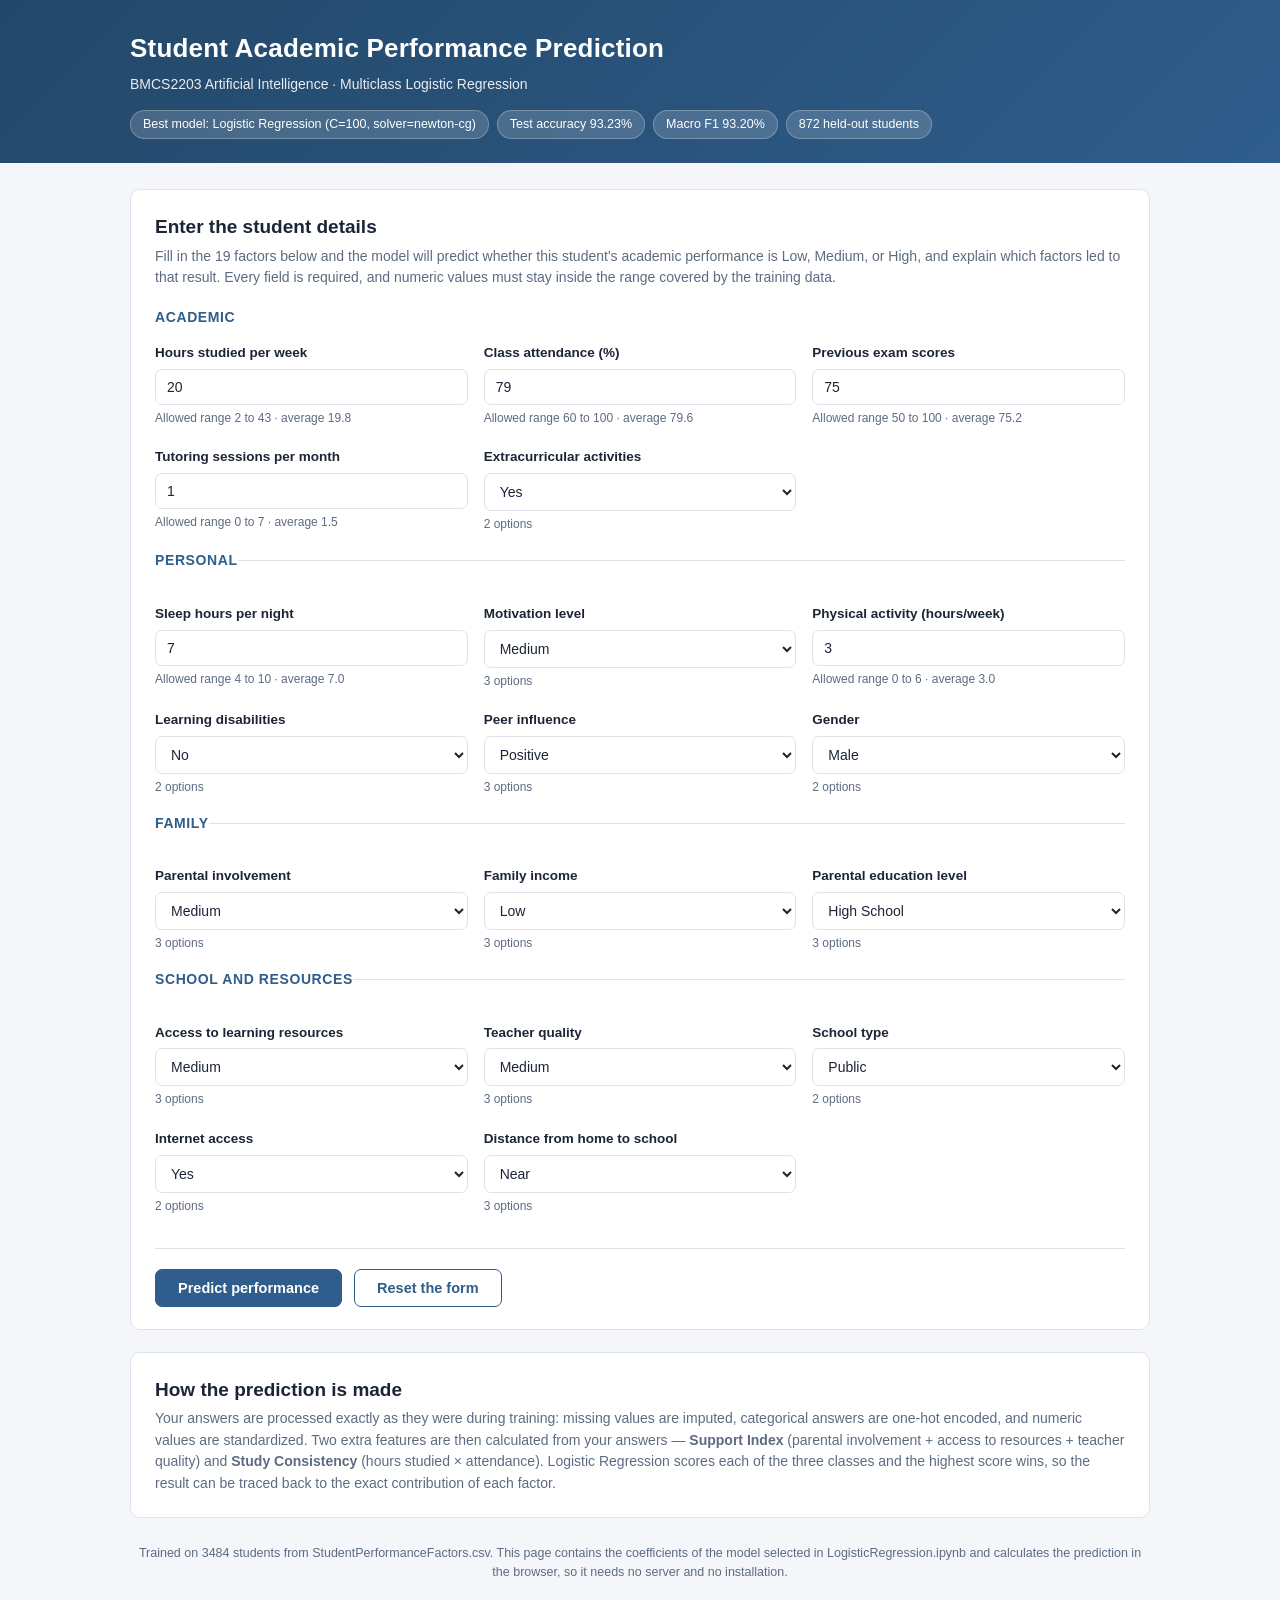
<file: predictor.html>
<!DOCTYPE html>
<html lang="en">
<head>
<meta charset="utf-8">
<meta name="viewport" content="width=device-width, initial-scale=1">
<title>Student Academic Performance Prediction</title>
<style>

/* Student Academic Performance Prediction - interface styles */

:root {
    --page: #f4f6fa;
    --card: #ffffff;
    --ink: #1c2536;
    --muted: #5d6b82;
    --line: #dde3ed;
    --brand: #2f5d8c;
    --brand-dark: #234869;
    --good: #2f855a;
    --good-soft: #d6f0e2;
    --warn: #b7791f;
    --bad: #b03a3a;
    --bad-soft: #fadfdf;
    --low: #d97706;
    --medium: #2f6fb0;
    --high: #2f855a;
    --radius: 10px;
}

* {
    box-sizing: border-box;
}

body {
    margin: 0;
    padding: 0 0 60px;
    background: var(--page);
    color: var(--ink);
    font-family: "Segoe UI", Roboto, "Helvetica Neue", Arial, sans-serif;
    line-height: 1.55;
}

.page {
    max-width: 1060px;
    margin: 0 auto;
    padding: 0 20px;
}

/* ---------- header ---------- */

.masthead {
    background: linear-gradient(135deg, var(--brand-dark), var(--brand));
    color: #ffffff;
    padding: 28px 0 24px;
    margin-bottom: 26px;
}

.masthead h1 {
    margin: 0 0 6px;
    font-size: 26px;
    letter-spacing: 0.2px;
}

.masthead p {
    margin: 0;
    opacity: 0.9;
    font-size: 14px;
}

.badges {
    margin-top: 14px;
    display: flex;
    flex-wrap: wrap;
    gap: 8px;
}

.badge {
    background: rgba(255, 255, 255, 0.16);
    border: 1px solid rgba(255, 255, 255, 0.25);
    border-radius: 999px;
    padding: 4px 12px;
    font-size: 12.5px;
}

/* ---------- cards ---------- */

.card {
    background: var(--card);
    border: 1px solid var(--line);
    border-radius: var(--radius);
    padding: 22px 24px;
    margin-bottom: 22px;
}

.card h2 {
    margin: 0 0 4px;
    font-size: 19px;
}

.card h3 {
    margin: 22px 0 10px;
    font-size: 16px;
}

.card .lead {
    margin: 0 0 18px;
    color: var(--muted);
    font-size: 14px;
}

.notice {
    background: #fff8e6;
    border: 1px solid #f0dca8;
    border-radius: var(--radius);
    padding: 12px 16px;
    margin-bottom: 20px;
    font-size: 14px;
}

/* ---------- form ---------- */

fieldset {
    border: none;
    border-top: 1px solid var(--line);
    margin: 0 0 8px;
    padding: 18px 0 4px;
}

fieldset:first-of-type {
    border-top: none;
    padding-top: 0;
}

legend {
    font-weight: 600;
    font-size: 14px;
    color: var(--brand);
    text-transform: uppercase;
    letter-spacing: 0.6px;
    padding: 0;
}

.grid {
    display: grid;
    grid-template-columns: repeat(auto-fit, minmax(250px, 1fr));
    gap: 16px;
    margin-top: 14px;
}

.field label {
    display: block;
    font-size: 13.5px;
    font-weight: 600;
    margin-bottom: 5px;
}

.field input,
.field select {
    width: 100%;
    padding: 9px 11px;
    border: 1px solid var(--line);
    border-radius: 7px;
    font-size: 14px;
    font-family: inherit;
    background: #fff;
    color: var(--ink);
}

.field input:focus,
.field select:focus {
    outline: 2px solid var(--brand);
    outline-offset: 1px;
    border-color: var(--brand);
}

.field .hint {
    display: block;
    margin-top: 4px;
    font-size: 12px;
    color: var(--muted);
}

.field.has-error input,
.field.has-error select {
    border-color: var(--bad);
    background: #fff7f7;
}

.field .error {
    display: block;
    margin-top: 4px;
    font-size: 12.5px;
    color: var(--bad);
    font-weight: 600;
}

.actions {
    display: flex;
    flex-wrap: wrap;
    gap: 12px;
    align-items: center;
    margin-top: 24px;
    padding-top: 20px;
    border-top: 1px solid var(--line);
}

.button {
    display: inline-block;
    background: var(--brand);
    color: #fff;
    border: 1px solid var(--brand);
    border-radius: 7px;
    padding: 10px 22px;
    font-size: 14.5px;
    font-weight: 600;
    font-family: inherit;
    cursor: pointer;
    text-decoration: none;
}

.button:hover {
    background: var(--brand-dark);
}

.button.secondary {
    background: #fff;
    color: var(--brand);
}

.button.secondary:hover {
    background: #eef3f9;
}

/* ---------- result ---------- */

.verdict {
    display: flex;
    flex-wrap: wrap;
    align-items: center;
    gap: 18px;
    padding: 20px 22px;
    border-radius: var(--radius);
    border: 1px solid var(--line);
    margin-bottom: 20px;
}

.verdict.Low {
    background: #fff5e8;
    border-color: #f2d0a4;
}

.verdict.Medium {
    background: #eef4fb;
    border-color: #bdd4ec;
}

.verdict.High {
    background: #eaf7f0;
    border-color: #b3e0c8;
}

.verdict .class-name {
    font-size: 34px;
    font-weight: 700;
    line-height: 1.1;
}

.verdict.Low .class-name { color: var(--low); }
.verdict.Medium .class-name { color: var(--medium); }
.verdict.High .class-name { color: var(--high); }

.verdict .detail {
    font-size: 14px;
    color: var(--muted);
    max-width: 620px;
}

.probability {
    margin-bottom: 12px;
}

.probability .row {
    display: flex;
    align-items: center;
    gap: 12px;
    margin-bottom: 8px;
}

.probability .name {
    width: 74px;
    font-size: 14px;
    font-weight: 600;
}

.probability .track {
    display: block;
    flex: 1;
    background: #eceff5;
    border-radius: 999px;
    height: 15px;
    overflow: hidden;
}

/* display:block is required: a span is inline by default, and an inline element
   ignores width and height, so the coloured bar would never be drawn. */
.probability .fill {
    display: block;
    height: 100%;
    border-radius: 999px;
    transition: width 0.3s ease;
}

.probability .fill.Low { background: var(--low); }
.probability .fill.Medium { background: var(--medium); }
.probability .fill.High { background: var(--high); }

.probability .value {
    width: 62px;
    text-align: right;
    font-size: 14px;
    font-variant-numeric: tabular-nums;
}

/* ---------- explanation ---------- */

.factors {
    width: 100%;
    border-collapse: collapse;
    font-size: 14px;
}

.factors th {
    text-align: left;
    font-size: 12px;
    text-transform: uppercase;
    letter-spacing: 0.5px;
    color: var(--muted);
    border-bottom: 1px solid var(--line);
    padding: 0 10px 7px 0;
}

.factors td {
    padding: 9px 10px 9px 0;
    border-bottom: 1px solid #eef1f6;
    vertical-align: middle;
}

.factors .factor-name {
    font-weight: 600;
}

.factors .factor-value {
    color: var(--muted);
    font-size: 13px;
}

.factors .bar-cell {
    width: 180px;
}

.factors .bar {
    height: 11px;
    border-radius: 999px;
    min-width: 3px;
}

.factors .bar.positive { background: var(--good); }
.factors .bar.negative { background: var(--bad); }

.factors .amount {
    width: 66px;
    text-align: right;
    font-variant-numeric: tabular-nums;
    font-size: 13px;
    color: var(--muted);
}

.split {
    display: grid;
    grid-template-columns: repeat(auto-fit, minmax(330px, 1fr));
    gap: 26px;
}

.tag {
    display: inline-block;
    font-size: 12px;
    font-weight: 700;
    padding: 2px 9px;
    border-radius: 999px;
    margin-left: 8px;
    vertical-align: middle;
}

.tag.positive {
    background: var(--good-soft);
    color: var(--good);
}

.tag.negative {
    background: var(--bad-soft);
    color: var(--bad);
}

/* ---------- suggestions ---------- */

.suggestion {
    border: 1px solid var(--line);
    border-left: 4px solid var(--brand);
    border-radius: 7px;
    padding: 12px 15px;
    margin-bottom: 10px;
    font-size: 14px;
}

.suggestion.flip {
    border-left-color: var(--good);
    background: #f4fbf7;
}

.suggestion .gain {
    color: var(--muted);
    font-size: 13px;
    display: block;
    margin-top: 3px;
}

/* ---------- answers ---------- */

details {
    border: 1px solid var(--line);
    border-radius: 7px;
    padding: 12px 15px;
}

summary {
    cursor: pointer;
    font-weight: 600;
    font-size: 14px;
}

.answers {
    width: 100%;
    border-collapse: collapse;
    font-size: 13.5px;
    margin-top: 12px;
}

.answers td {
    padding: 6px 10px 6px 0;
    border-bottom: 1px solid #eef1f6;
}

.answers td:last-child {
    text-align: right;
    font-weight: 600;
}

/* ---------- footer ---------- */

.footer {
    font-size: 12.5px;
    color: var(--muted);
    text-align: center;
    padding-top: 4px;
}

.footer code {
    background: #e8ecf3;
    padding: 1px 5px;
    border-radius: 4px;
}

.disclaimer {
    background: #f0f3f8;
    border-radius: 7px;
    padding: 12px 15px;
    font-size: 13px;
    color: var(--muted);
    margin-top: 18px;
}

@media (max-width: 640px) {
    .verdict .class-name { font-size: 28px; }
    .factors .bar-cell { width: 90px; }
}

.suggestion .steps {
    margin: 8px 0 4px;
    padding-left: 20px;
    font-size: 13.5px;
    color: var(--ink);
}

.suggestion .steps li {
    margin-bottom: 3px;
}

</style>
</head>
<body>

<header class="masthead">
    <div class="page">
        <h1>Student Academic Performance Prediction</h1>
        <p>BMCS2203 Artificial Intelligence &middot; Multiclass Logistic Regression</p>
        <div class="badges">
            <span class="badge">Best model: Logistic Regression (C=100, solver=newton-cg)</span>
            <span class="badge">Test accuracy 93.23%</span>
            <span class="badge">Macro F1 93.20%</span>
            <span class="badge">872 held-out students</span>
        </div>
    </div>
</header>

<main class="page">

<div class="notice" id="notice" style="display:none"></div>

<form class="card" id="predict-form" novalidate>
    <h2>Enter the student details</h2>
    <p class="lead">
        Fill in the 19 factors below and the model will predict whether this student's
        academic performance is Low, Medium, or High, and explain which factors led to
        that result. Every field is required, and numeric values must stay inside the
        range covered by the training data.
    </p>

    <div id="form-fields"></div>

    <div class="actions">
        <button class="button" type="submit">Predict performance</button>
        <button class="button secondary" type="button" id="reset">Reset the form</button>
    </div>
</form>

<div id="results" style="display:none"></div>

<div class="card">
    <h2>How the prediction is made</h2>
    <p class="lead" style="margin-bottom:0">
        Your answers are processed exactly as they were during training: missing values are
        imputed, categorical answers are one-hot encoded, and numeric values are standardized.
        Two extra features are then calculated from your answers &mdash;
        <strong>Support Index</strong> (parental involvement + access to resources + teacher
        quality) and <strong>Study Consistency</strong> (hours studied &times; attendance).
        Logistic Regression scores each of the three classes and the highest score wins, so
        the result can be traced back to the exact contribution of each factor.
    </p>
</div>

<p class="footer">
    Trained on 3484 students from StudentPerformanceFactors.csv.
    This page contains the coefficients of the model selected in LogisticRegression.ipynb and
    calculates the prediction in the browser, so it needs no server and no installation.
</p>

</main>

<script id="model-data" type="application/json">{"classes":["High","Low","Medium"],"displayOrder":["Low","Medium","High"],"classRank":{"Low":0,"Medium":1,"High":2},"numericFeatures":["Hours_Studied","Attendance","Sleep_Hours","Previous_Scores","Tutoring_Sessions","Physical_Activity","Support_Index","Study_Consistency"],"categoricalFeatures":["Parental_Involvement","Access_to_Resources","Extracurricular_Activities","Motivation_Level","Internet_Access","Family_Income","Teacher_Quality","School_Type","Peer_Influence","Learning_Disabilities","Parental_Education_Level","Distance_from_Home","Gender"],"inputNumeric":["Hours_Studied","Attendance","Sleep_Hours","Previous_Scores","Tutoring_Sessions","Physical_Activity"],"inputCategorical":["Parental_Involvement","Access_to_Resources","Extracurricular_Activities","Motivation_Level","Internet_Access","Family_Income","Teacher_Quality","School_Type","Peer_Influence","Learning_Disabilities","Parental_Education_Level","Distance_from_Home","Gender"],"inputFeatures":["Hours_Studied","Attendance","Parental_Involvement","Access_to_Resources","Extracurricular_Activities","Sleep_Hours","Previous_Scores","Motivation_Level","Internet_Access","Tutoring_Sessions","Family_Income","Teacher_Quality","School_Type","Peer_Influence","Physical_Activity","Learning_Disabilities","Parental_Education_Level","Distance_from_Home","Gender"],"engineeredFeatures":["Support_Index","Study_Consistency"],"supportMap":{"Low":0,"Medium":1,"High":2},"fieldGroups":[["Academic",["Hours_Studied","Attendance","Previous_Scores","Tutoring_Sessions","Extracurricular_Activities"]],["Personal",["Sleep_Hours","Motivation_Level","Physical_Activity","Learning_Disabilities","Peer_Influence","Gender"]],["Family",["Parental_Involvement","Family_Income","Parental_Education_Level"]],["School and resources",["Access_to_Resources","Teacher_Quality","School_Type","Internet_Access","Distance_from_Home"]]],"labels":{"Hours_Studied":"Hours studied per week","Attendance":"Class attendance (%)","Parental_Involvement":"Parental involvement","Access_to_Resources":"Access to learning resources","Extracurricular_Activities":"Extracurricular activities","Sleep_Hours":"Sleep hours per night","Previous_Scores":"Previous exam scores","Motivation_Level":"Motivation level","Internet_Access":"Internet access","Tutoring_Sessions":"Tutoring sessions per month","Family_Income":"Family income","Teacher_Quality":"Teacher quality","School_Type":"School type","Peer_Influence":"Peer influence","Physical_Activity":"Physical activity (hours/week)","Learning_Disabilities":"Learning disabilities","Parental_Education_Level":"Parental education level","Distance_from_Home":"Distance from home to school","Gender":"Gender","Support_Index":"Overall support level (parents + resources + teacher)","Study_Consistency":"Study consistency (hours studied x attendance)"},"numericMedians":{"Hours_Studied":20.0,"Attendance":79.0,"Sleep_Hours":7.0,"Previous_Scores":75.0,"Tutoring_Sessions":1.0,"Physical_Activity":3.0,"Support_Index":3.0,"Study_Consistency":15.51},"categoricalModes":{"Parental_Involvement":"Medium","Access_to_Resources":"Medium","Extracurricular_Activities":"Yes","Motivation_Level":"Medium","Internet_Access":"Yes","Family_Income":"Low","Teacher_Quality":"Medium","School_Type":"Public","Peer_Influence":"Positive","Learning_Disabilities":"No","Parental_Education_Level":"High School","Distance_from_Home":"Near","Gender":"Male"},"scalerMean":{"Hours_Studied":19.847588978185993,"Attendance":79.57577497129736,"Sleep_Hours":7.035878300803674,"Previous_Scores":75.23823191733639,"Tutoring_Sessions":1.4885189437428243,"Physical_Activity":2.9672789896670495,"Support_Index":3.3978185993111367,"Study_Consistency":15.898404133180254},"scalerScale":{"Hours_Studied":6.22405221616108,"Attendance":12.13948538677306,"Sleep_Hours":1.4603951791669154,"Previous_Scores":14.387716683441354,"Tutoring_Sessions":1.2500907840454054,"Physical_Activity":1.0288978705489211,"Support_Index":1.1645134959989065,"Study_Consistency":5.838212090642272},"categories":{"Parental_Involvement":["High","Low","Medium"],"Access_to_Resources":["High","Low","Medium"],"Extracurricular_Activities":["No","Yes"],"Motivation_Level":["High","Low","Medium"],"Internet_Access":["No","Yes"],"Family_Income":["High","Low","Medium"],"Teacher_Quality":["High","Low","Medium"],"School_Type":["Private","Public"],"Peer_Influence":["Negative","Neutral","Positive"],"Learning_Disabilities":["No","Yes"],"Parental_Education_Level":["College","High School","Postgraduate"],"Distance_from_Home":["Far","Moderate","Near"],"Gender":["Female","Male"]},"coef":[[2.8168415912465625,5.69067116213013,0.15686729201164348,1.94976427278913,1.728734570659274,0.7287760047831274,0.6050833454359382,2.9312235588046267,2.2449707057082504,-2.4711357874648727,-0.18227608097198544,2.5067786869737363,-2.741967601041595,-0.1732522486607691,-1.0023526114620773,0.5939114487334561,1.440737249353682,-1.5619394798614938,-0.287238932220796,-1.6009137996394194,1.1924726369107996,1.2597440341371327,-1.4947256905515645,-0.17345950631417748,0.8900966673450766,-1.0321297051993619,-0.26640812487432586,-0.26090346773022394,-0.14753769499837577,-1.6159525083935455,-0.17654818200045397,1.3840595276653884,0.9594499586784733,-1.367891121407073,-0.09937721947287109,-1.4579796608430835,1.1489157175873446,-1.3201959816907929,-0.40779487650342483,1.3195496954656085,-0.2387786679799245,-0.16966249474871653],[-4.541582709351522,-7.753036734822339,-0.1638103987236614,-2.440783949935957,-2.182526595696863,-0.9460900422475161,-1.2261376571929434,-2.4668848528461753,-2.8274683257146753,2.4954859010104853,0.04963282636928234,-2.9643906245875526,2.794508509724462,-0.11246748347179873,0.8652271152900142,-1.147576713624931,-2.0392975020058195,1.7638117916172829,-0.006863887946390387,1.6263592623336454,-1.9087088606685552,-1.8959983717558595,1.6042079067347372,0.009440866686222783,-0.9433228889311165,0.5500333950499638,0.11093989554624903,-0.08827054062793409,-0.19407905770697795,1.6684164080418333,0.033031095074783724,-1.9837971014515159,-1.7379834292059855,1.4556338308710768,0.06684924898948905,1.5390982258673125,-1.888297073191722,1.3755335033146547,0.25145474175205174,-1.909337843401623,-0.09077942069947233,-0.19157017763543177],[1.724741118104895,2.0623655726921566,0.006943106712060564,0.4910196771468241,0.4537920250376065,0.21731403746434944,0.6210543117570436,-0.46433870595852983,0.5824976200064612,-0.02435011354561109,0.1326432546027228,0.4576119376138251,-0.052540908682876614,0.28571973213259183,0.13712549617204495,0.5536652648915016,0.5985602526521698,-0.20187231175581583,0.2941028201672175,-0.02544546269422704,0.7162362237577999,0.6362543376187311,-0.1094822161831428,0.16401863962798008,0.05322622158606985,0.482096310149394,0.15546822932807786,0.3491740083581586,0.34161675270541764,-0.05246389964828073,0.14351708692570986,0.5997375737861337,0.7785334705275401,-0.08774270946398649,0.03252797048337815,-0.08111856502417031,0.7393813556043778,-0.05533752162385707,0.15634013475138103,0.5897881479360132,0.3295580886794051,0.36123267238417395]],"intercept":[-0.45075661312486015,-0.3142214361308742,0.764978049255665],"transformedNames":["numeric__Hours_Studied","numeric__Attendance","numeric__Sleep_Hours","numeric__Previous_Scores","numeric__Tutoring_Sessions","numeric__Physical_Activity","numeric__Support_Index","numeric__Study_Consistency","categorical__Parental_Involvement_High","categorical__Parental_Involvement_Low","categorical__Parental_Involvement_Medium","categorical__Access_to_Resources_High","categorical__Access_to_Resources_Low","categorical__Access_to_Resources_Medium","categorical__Extracurricular_Activities_No","categorical__Extracurricular_Activities_Yes","categorical__Motivation_Level_High","categorical__Motivation_Level_Low","categorical__Motivation_Level_Medium","categorical__Internet_Access_No","categorical__Internet_Access_Yes","categorical__Family_Income_High","categorical__Family_Income_Low","categorical__Family_Income_Medium","categorical__Teacher_Quality_High","categorical__Teacher_Quality_Low","categorical__Teacher_Quality_Medium","categorical__School_Type_Private","categorical__School_Type_Public","categorical__Peer_Influence_Negative","categorical__Peer_Influence_Neutral","categorical__Peer_Influence_Positive","categorical__Learning_Disabilities_No","categorical__Learning_Disabilities_Yes","categorical__Parental_Education_Level_College","categorical__Parental_Education_Level_High School","categorical__Parental_Education_Level_Postgraduate","categorical__Distance_from_Home_Far","categorical__Distance_from_Home_Moderate","categorical__Distance_from_Home_Near","categorical__Gender_Female","categorical__Gender_Male"],"columnOrigin":["Hours_Studied","Attendance","Sleep_Hours","Previous_Scores","Tutoring_Sessions","Physical_Activity","Support_Index","Study_Consistency","Parental_Involvement","Parental_Involvement","Parental_Involvement","Access_to_Resources","Access_to_Resources","Access_to_Resources","Extracurricular_Activities","Extracurricular_Activities","Motivation_Level","Motivation_Level","Motivation_Level","Internet_Access","Internet_Access","Family_Income","Family_Income","Family_Income","Teacher_Quality","Teacher_Quality","Teacher_Quality","School_Type","School_Type","Peer_Influence","Peer_Influence","Peer_Influence","Learning_Disabilities","Learning_Disabilities","Parental_Education_Level","Parental_Education_Level","Parental_Education_Level","Distance_from_Home","Distance_from_Home","Distance_from_Home","Gender","Gender"],"transformedMeans":[8.514684046493738e-17,-3.2605631423549374e-16,1.8272155060851456e-16,2.9979845624780346e-16,2.0649383466047687e-17,2.437774436963963e-16,-6.640943694944967e-17,-1.9725259823277036e-16,0.29535017221584386,0.1997703788748565,0.5048794489092997,0.3068312284730195,0.20091848450057406,0.49225028702640644,0.41762342135476466,0.5823765786452354,0.20637198622273248,0.2970723306544202,0.4965556831228473,0.07577497129735936,0.9242250287026407,0.19345579793340986,0.40556831228473017,0.40097588978185994,0.29879448909299655,0.1010332950631458,0.6001722158438576,0.2970723306544202,0.7029276693455798,0.21125143513203215,0.38662456946039037,0.4021239954075775,0.8903559127439724,0.10964408725602756,0.29506314580941445,0.5086107921928817,0.19632606199770378,0.1010332950631458,0.3019517795637199,0.5970149253731343,0.4233639494833525,0.5766360505166476],"numericRules":{"Hours_Studied":{"min":2.0,"max":43.0,"mean":19.847588978185993,"default":20.0,"step":1},"Attendance":{"min":60.0,"max":100.0,"mean":79.57577497129736,"default":79.0,"step":1},"Sleep_Hours":{"min":4.0,"max":10.0,"mean":7.035878300803674,"default":7.0,"step":1},"Previous_Scores":{"min":50.0,"max":100.0,"mean":75.23823191733639,"default":75.0,"step":1},"Tutoring_Sessions":{"min":0.0,"max":7.0,"mean":1.4885189437428243,"default":1.0,"step":1},"Physical_Activity":{"min":0.0,"max":6.0,"mean":2.9672789896670495,"default":3.0,"step":1}},"categoryRules":{"Parental_Involvement":{"values":["High","Low","Medium"],"default":"Medium","share":{"High":0.29535017221584386,"Low":0.1997703788748565,"Medium":0.5048794489092997}},"Access_to_Resources":{"values":["High","Low","Medium"],"default":"Medium","share":{"High":0.3068312284730195,"Low":0.20091848450057406,"Medium":0.49225028702640644}},"Extracurricular_Activities":{"values":["No","Yes"],"default":"Yes","share":{"No":0.41762342135476466,"Yes":0.5823765786452354}},"Motivation_Level":{"values":["High","Low","Medium"],"default":"Medium","share":{"High":0.20637198622273248,"Low":0.2970723306544202,"Medium":0.4965556831228473}},"Internet_Access":{"values":["No","Yes"],"default":"Yes","share":{"No":0.07577497129735936,"Yes":0.9242250287026407}},"Family_Income":{"values":["High","Low","Medium"],"default":"Low","share":{"High":0.19345579793340986,"Low":0.40556831228473017,"Medium":0.40097588978185994}},"Teacher_Quality":{"values":["High","Low","Medium"],"default":"Medium","share":{"High":0.29879448909299655,"Low":0.1010332950631458,"Medium":0.5895522388059702}},"School_Type":{"values":["Private","Public"],"default":"Public","share":{"Private":0.2970723306544202,"Public":0.7029276693455798}},"Peer_Influence":{"values":["Negative","Neutral","Positive"],"default":"Positive","share":{"Negative":0.21125143513203215,"Neutral":0.38662456946039037,"Positive":0.4021239954075775}},"Learning_Disabilities":{"values":["No","Yes"],"default":"No","share":{"No":0.8903559127439724,"Yes":0.10964408725602756}},"Parental_Education_Level":{"values":["College","High School","Postgraduate"],"default":"High School","share":{"College":0.29506314580941445,"High School":0.4928243398392652,"Postgraduate":0.19632606199770378}},"Distance_from_Home":{"values":["Far","Moderate","Near"],"default":"Near","share":{"Far":0.1010332950631458,"Moderate":0.3019517795637199,"Near":0.5884041331802525}},"Gender":{"values":["Female","Male"],"default":"Male","share":{"Female":0.4233639494833525,"Male":0.5766360505166476}}},"actionableNumeric":{"Hours_Studied":[2,5,8,12],"Attendance":[5,10,15,25],"Tutoring_Sessions":[1,2,3,4],"Sleep_Hours":[1,2]},"actionableOrdinal":{"Motivation_Level":["Low","Medium","High"],"Access_to_Resources":["Low","Medium","High"],"Parental_Involvement":["Low","Medium","High"],"Extracurricular_Activities":["No","Yes"]},"combinedPlan":[["Attendance","add",20],["Hours_Studied","add",12],["Tutoring_Sessions","add",3],["Motivation_Level","set","High"],["Access_to_Resources","set","High"],["Parental_Involvement","set","High"]],"metrics":{"accuracy":93.23394495412845,"balanced_accuracy":93.23537543942805,"macro_f1":93.19739298180023,"training_records":3484,"test_records":872},"bestParameters":{"C":"100","solver":"newton-cg","class_weight":"None"}}</script>
<script>

// ===================================================================
//  Logistic Regression, reproduced in the browser
//  Every number below comes from the trained scikit-learn pipeline;
//  this code only applies them in the same order.
// ===================================================================

const MODEL = JSON.parse(document.getElementById("model-data").textContent);

// --- Step 1: derive the two engineered features from the raw answers ----------
function addEngineeredFeatures(record) {
    const full = Object.assign({}, record);
    full["Support_Index"] =
        MODEL.supportMap[record["Parental_Involvement"]] +
        MODEL.supportMap[record["Access_to_Resources"]] +
        MODEL.supportMap[record["Teacher_Quality"]];
    full["Study_Consistency"] = record["Hours_Studied"] * record["Attendance"] / 100;
    return full;
}

// --- Step 2: impute, scale, and one-hot encode, exactly as ColumnTransformer --
function transform(record) {
    const full = addEngineeredFeatures(record);
    const vector = [];

    for (const feature of MODEL.numericFeatures) {
        let value = full[feature];
        if (value === undefined || value === null || Number.isNaN(value)) {
            value = MODEL.numericMedians[feature];       // SimpleImputer(median)
        }
        const mean = MODEL.scalerMean[feature];
        const scale = MODEL.scalerScale[feature];
        vector.push((value - mean) / scale);             // StandardScaler
    }

    for (const feature of MODEL.categoricalFeatures) {
        let value = full[feature];
        if (value === undefined || value === null || value === "") {
            value = MODEL.categoricalModes[feature];     // SimpleImputer(most_frequent)
        }
        for (const category of MODEL.categories[feature]) {
            vector.push(value === category ? 1 : 0);     // OneHotEncoder
        }
    }

    return vector;
}

// --- Step 3: score each class and turn the scores into probabilities ----------
function predict(record) {
    const vector = transform(record);

    const logits = MODEL.coef.map((weights, index) => {
        let total = MODEL.intercept[index];
        for (let j = 0; j < weights.length; j++) {
            total += weights[j] * vector[j];
        }
        return total;
    });

    // Softmax, written the same way scikit-learn does it: subtract the largest
    // value first so that Math.exp cannot overflow.
    const largest = Math.max(...logits);
    const exponentials = logits.map(value => Math.exp(value - largest));
    const total = exponentials.reduce((sum, value) => sum + value, 0);
    const probabilities = exponentials.map(value => value / total);

    let bestIndex = 0;
    for (let i = 1; i < probabilities.length; i++) {
        if (probabilities[i] > probabilities[bestIndex]) bestIndex = i;
    }

    const byClass = {};
    MODEL.classes.forEach((name, index) => { byClass[name] = probabilities[index]; });

    return { predicted: MODEL.classes[bestIndex], probabilities: byClass, vector: vector };
}

// --- Step 4: explain the result ----------------------------------------------
// The score that decides the winner is the predicted class's score minus the
// average of the others, so those are the weights used here. Each contribution is
// measured against the average student in the training data, which makes the
// numbers add up to a meaningful total.
function explain(record, predictedClass, vector) {
    const predictedIndex = MODEL.classes.indexOf(predictedClass);
    const otherIndices = MODEL.classes.map((_, i) => i).filter(i => i !== predictedIndex);

    const grouped = {};
    for (let j = 0; j < vector.length; j++) {
        let otherAverage = 0;
        for (const index of otherIndices) otherAverage += MODEL.coef[index][j];
        otherAverage /= otherIndices.length;

        const weight = MODEL.coef[predictedIndex][j] - otherAverage;
        const centred = vector[j] - MODEL.transformedMeans[j];
        const origin = MODEL.columnOrigin[j];

        grouped[origin] = (grouped[origin] || 0) + weight * centred;
    }

    const full = addEngineeredFeatures(record);
    const rows = Object.keys(grouped).map(feature => ({
        feature: feature,
        label: MODEL.labels[feature] || feature.replace(/_/g, " "),
        value: describeValue(feature, full),
        comparison: compareWithAverage(feature, full),
        contribution: grouped[feature]
    }));

    rows.sort((a, b) => b.contribution - a.contribution);

    const largest = Math.max(...rows.map(row => Math.abs(row.contribution)), 1e-9);
    rows.forEach(row => { row.width = Math.min(100, Math.abs(row.contribution) / largest * 100); });

    return {
        supporting: rows.filter(row => row.contribution > 0.01).slice(0, 6),
        opposing: rows.filter(row => row.contribution < -0.01)
                      .sort((a, b) => a.contribution - b.contribution).slice(0, 6)
    };
}

function describeValue(feature, full) {
    const value = full[feature];
    if (typeof value === "number") {
        return Number.isInteger(value) ? String(value) : value.toFixed(1);
    }
    return String(value);
}

function compareWithAverage(feature, full) {
    if (MODEL.numericRules[feature]) {
        const average = MODEL.numericRules[feature].mean;
        const difference = full[feature] - average;
        if (Math.abs(difference) < 0.05 * Math.max(Math.abs(average), 1)) {
            return "about average (" + average.toFixed(1) + ")";
        }
        return Math.abs(difference).toFixed(1) + (difference > 0 ? " above" : " below") +
               " the average of " + average.toFixed(1);
    }
    if (MODEL.categoryRules[feature]) {
        const share = MODEL.categoryRules[feature].share[full[feature]];
        if (share === undefined) return "";
        return Math.round(share * 100) + "% of students are in this group";
    }
    if (feature === "Support_Index") {
        return "combines parental involvement, resources, and teacher quality";
    }
    if (feature === "Study_Consistency") {
        return "combines hours studied with attendance";
    }
    return "";
}

// --- Step 5: what-if analysis -------------------------------------------------
function runWhatIf(record, predictedClass) {
    if (predictedClass === "High") return [];

    const targetClass = predictedClass === "Medium" ? "High" : "Medium";
    const baseProbability = predict(record).probabilities[targetClass];

    const candidates = [];

    for (const feature of Object.keys(MODEL.actionableNumeric)) {
        const rules = MODEL.numericRules[feature];
        for (const increment of MODEL.actionableNumeric[feature]) {
            const newValue = Math.min(record[feature] + increment, rules.max);
            if (newValue <= record[feature]) continue;
            candidates.push({
                key: feature,
                description: "Raise " + MODEL.labels[feature].toLowerCase() +
                             " from " + record[feature] + " to " + newValue,
                record: Object.assign({}, record, { [feature]: newValue })
            });
        }
    }

    for (const feature of Object.keys(MODEL.actionableOrdinal)) {
        const ladder = MODEL.actionableOrdinal[feature];
        const position = ladder.indexOf(record[feature]);
        if (position < 0) continue;
        for (const higher of ladder.slice(position + 1)) {
            candidates.push({
                key: feature,
                description: "Improve " + MODEL.labels[feature].toLowerCase() +
                             " from " + record[feature] + " to " + higher,
                record: Object.assign({}, record, { [feature]: higher })
            });
        }
    }

    const results = [];
    for (const candidate of candidates) {
        const outcome = predict(candidate.record);
        const gain = outcome.probabilities[targetClass] - baseProbability;
        if (gain <= 0.005) continue;
        results.push({
            key: candidate.key,
            description: candidate.description,
            gain: gain * 100,
            targetClass: targetClass,
            changesClass: MODEL.classRank[outcome.predicted] > MODEL.classRank[predictedClass],
            newClass: outcome.predicted
        });
    }

    results.sort((a, b) => b.gain - a.gain);

    const seen = new Set();
    const trimmed = [];
    for (const result of results) {
        if (seen.has(result.key)) continue;
        seen.add(result.key);
        trimmed.push(result);
        if (trimmed.length === 4) break;
    }

    if (trimmed.length > 0) return trimmed;

    // Nothing worked on its own, so apply the improvements together.
    let current = Object.assign({}, record);
    const steps = [];
    let last = null;

    for (const [feature, mode, amount] of MODEL.combinedPlan) {
        const oldValue = current[feature];
        let newValue;

        if (mode === "add") {
            newValue = Math.min(oldValue + amount, MODEL.numericRules[feature].max);
        } else {
            const ladder = MODEL.actionableOrdinal[feature] || [];
            if (ladder.indexOf(oldValue) < 0 ||
                ladder.indexOf(oldValue) >= ladder.indexOf(amount)) continue;
            newValue = amount;
        }
        if (newValue === oldValue) continue;

        steps.push(MODEL.labels[feature] + ": " + oldValue + " to " + newValue);
        current = Object.assign({}, current, { [feature]: newValue });

        const outcome = predict(current);
        const gain = outcome.probabilities[targetClass] - baseProbability;
        const flipped = MODEL.classRank[outcome.predicted] > MODEL.classRank[predictedClass];
        last = { outcome: outcome, gain: gain, flipped: flipped, steps: steps.slice() };

        if (flipped || gain > 0.01) {
            return [{
                description: "No single change is enough on its own. These changes made " +
                             "together would move the prediction:",
                steps: last.steps,
                gain: gain * 100,
                targetClass: targetClass,
                changesClass: flipped,
                newClass: outcome.predicted
            }];
        }
    }

    if (!last) return [];

    return [{
        description: "Even applying every realistic improvement together does not change " +
                     "the predicted class for this student:",
        steps: last.steps,
        gain: last.gain * 100,
        targetClass: targetClass,
        changesClass: false,
        newClass: last.outcome.predicted
    }];
}

// --- Step 6: validation, applied before any prediction is made ---------------
function validate(form) {
    const record = {};
    const errors = {};

    for (const feature of MODEL.inputFeatures) {
        const field = form.elements[feature];
        const raw = field ? String(field.value).trim() : "";

        if (raw === "") {
            errors[feature] = "This field is required.";
            continue;
        }

        if (MODEL.numericRules[feature]) {
            const rules = MODEL.numericRules[feature];
            const number = Number(raw);
            if (!Number.isFinite(number)) {
                errors[feature] = "Please enter a number.";
                continue;
            }
            if (number < rules.min || number > rules.max) {
                errors[feature] = "Please enter a value between " + rules.min + " and " +
                    rules.max + ". This is the range covered by the training data, so the " +
                    "model cannot make a reliable prediction outside it.";
                continue;
            }
            record[feature] = number;
        } else {
            const allowed = MODEL.categoryRules[feature].values;
            if (!allowed.includes(raw)) {
                errors[feature] = "Please choose one of: " + allowed.join(", ") + ".";
                continue;
            }
            record[feature] = raw;
        }
    }

    return { record: record, errors: errors };
}

// --- Page rendering ----------------------------------------------------------
function escapeHtml(text) {
    return String(text).replace(/[&<>"']/g, character => ({
        "&": "&amp;", "<": "&lt;", ">": "&gt;", '"': "&quot;", "'": "&#39;"
    }[character]));
}

function buildForm() {
    const container = document.getElementById("form-fields");
    let html = "";

    for (const [groupName, groupFields] of MODEL.fieldGroups) {
        html += '<fieldset><legend>' + escapeHtml(groupName) + '</legend><div class="grid">';

        for (const feature of groupFields) {
            const label = MODEL.labels[feature] || feature;
            html += '<div class="field" data-field="' + feature + '">';
            html += '<label for="' + feature + '">' + escapeHtml(label) + '</label>';

            if (MODEL.numericRules[feature]) {
                const rules = MODEL.numericRules[feature];
                html += '<input type="number" id="' + feature + '" name="' + feature +
                        '" value="' + rules.default + '" min="' + rules.min +
                        '" max="' + rules.max + '" step="' + rules.step + '">';
                html += '<span class="hint">Allowed range ' + rules.min + ' to ' + rules.max +
                        ' &middot; average ' + rules.mean.toFixed(1) + '</span>';
            } else {
                const rules = MODEL.categoryRules[feature];
                html += '<select id="' + feature + '" name="' + feature + '">';
                for (const option of rules.values) {
                    html += '<option value="' + escapeHtml(option) + '"' +
                            (option === rules.default ? " selected" : "") + '>' +
                            escapeHtml(option) + '</option>';
                }
                html += '</select>';
                html += '<span class="hint">' + rules.values.length + ' options</span>';
            }

            html += '<span class="error"></span></div>';
        }
        html += '</div></fieldset>';
    }

    container.innerHTML = html;
}

function showErrors(errors) {
    document.querySelectorAll(".field").forEach(field => {
        const feature = field.getAttribute("data-field");
        const message = errors[feature];
        field.classList.toggle("has-error", Boolean(message));
        field.querySelector(".error").textContent = message || "";
    });

    const notice = document.getElementById("notice");
    const count = Object.keys(errors).length;
    if (count > 0) {
        notice.textContent = "Please correct the highlighted fields and submit again.";
        notice.style.display = "block";
        const first = document.querySelector(".field.has-error");
        if (first) first.scrollIntoView({ behavior: "smooth", block: "center" });
    } else {
        notice.style.display = "none";
    }
}

function factorTable(rows, kind) {
    if (rows.length === 0) {
        return '<p class="lead">' + (kind === "positive"
            ? "No single factor stood out; the result came from many small effects."
            : "Nothing worked strongly against this result.") + '</p>';
    }

    let html = '<table class="factors"><tr><th>Factor</th><th>Strength</th><th></th></tr>';
    for (const row of rows) {
        html += '<tr><td><div class="factor-name">' + escapeHtml(row.label) + '</div>' +
                '<div class="factor-value">' + escapeHtml(row.value) +
                (row.comparison ? " &mdash; " + escapeHtml(row.comparison) : "") +
                '</div></td>' +
                '<td class="bar-cell"><div class="bar ' + kind +
                '" style="width: ' + row.width.toFixed(4) + '%"></div></td>' +
                '<td class="amount">' + (row.contribution > 0 ? "+" : "") +
                row.contribution.toFixed(2) + '</td></tr>';
    }
    return html + '</table>';
}

function renderResult(record, outcome, explanation, suggestions) {
    const ordered = MODEL.displayOrder.map(label => ({
        label: label,
        value: outcome.probabilities[label] * 100
    }));
    const sorted = ordered.slice().sort((a, b) => b.value - a.value);
    const confidence = sorted[0].value;
    const runnerUp = sorted[1];
    const predicted = outcome.predicted;

    const meaning = predicted === "Low"
        ? "A Low prediction means the model expects an exam score below 65, which is the group an early-intervention system would flag for extra support."
        : predicted === "Medium"
            ? "A Medium prediction means the model expects an exam score between 65 and 69."
            : "A High prediction means the model expects an exam score of 70 or above.";

    let html = '<div class="card"><h2>Prediction result</h2>';
    html += '<div class="verdict ' + predicted + '"><div>' +
            '<div class="class-name">' + predicted + '</div>' +
            '<div style="font-size:13px;color:var(--muted)">predicted performance</div></div>' +
            '<div class="detail">The model is <strong>' + confidence.toFixed(1) +
            '%</strong> confident in this class. The next most likely class is <strong>' +
            runnerUp.label + '</strong> at ' + runnerUp.value.toFixed(1) + '%. ' +
            meaning + '</div></div>';

    html += '<div class="probability">';
    for (const item of ordered) {
        html += '<div class="row"><span class="name">' + item.label + '</span>' +
                '<span class="track"><span class="fill ' + item.label +
                '" style="width: ' + item.value.toFixed(4) + '%"></span></span>' +
                '<span class="value">' + item.value.toFixed(1) + '%</span></div>';
    }
    html += '</div></div>';

    const full = addEngineeredFeatures(record);
    html += '<div class="card"><h2>Why did you get this result?</h2>' +
            '<p class="lead">Logistic Regression decides by adding up one weighted ' +
            'contribution per factor, so the result can be broken down exactly. Each number ' +
            'below shows how much that factor pushed the prediction towards <strong>' +
            predicted + '</strong> compared with an average student in the training data. ' +
            'A longer green bar means the factor helped more; a red bar means the factor ' +
            'pushed away from this class.</p>';

    html += '<div class="split"><div><h3>Factors that led to ' + predicted +
            '<span class="tag positive">pushed towards</span></h3>' +
            factorTable(explanation.supporting, "positive") + '</div>';
    html += '<div><h3>Factors that worked against it' +
            '<span class="tag negative">pushed away</span></h3>' +
            factorTable(explanation.opposing, "negative") + '</div></div>';

    html += '<div class="disclaimer"><strong>Calculated from your answers:</strong> ' +
            'Support Index = ' + full["Support_Index"] + ' out of 6 &middot; ' +
            'Study Consistency = ' + full["Study_Consistency"].toFixed(1) + '. ' +
            'These two engineered features are not entered directly &mdash; they are derived ' +
            'from the answers you gave, which is why they can appear in the table above.' +
            '</div></div>';

    if (suggestions.length > 0) {
        html += '<div class="card"><h2>What would change the result?</h2>' +
                '<p class="lead">Each change below was re-run through the model one at a ' +
                'time, keeping everything else the same, to see how much it would raise the ' +
                'chance of reaching <strong>' + suggestions[0].targetClass + '</strong>.</p>';

        for (const item of suggestions) {
            html += '<div class="suggestion' + (item.changesClass ? " flip" : "") + '">' +
                    escapeHtml(item.description);
            if (item.steps) {
                html += '<ul class="steps">';
                for (const step of item.steps) html += '<li>' + escapeHtml(step) + '</li>';
                html += '</ul>';
            }
            html += '<span class="gain">';
            if (item.gain > 0) {
                html += 'Chance of ' + item.targetClass + ' increases by ' +
                        item.gain.toFixed(1) + ' percentage points' +
                        (item.changesClass ? ', which is enough to change the prediction to <strong>' +
                        item.newClass + '</strong>' : '') + '.';
            } else {
                html += 'The predicted class stays at <strong>' + item.newClass +
                        '</strong>, which means this student\'s result is driven by factors ' +
                        'the model sees as difficult to move.';
            }
            html += '</span></div>';
        }

        html += '<div class="disclaimer">These are model estimates based on patterns in the ' +
                'training data, not guaranteed outcomes, and they show correlation rather ' +
                'than proven cause and effect.</div></div>';
    }

    html += '<div class="card"><h2>Your answers</h2><details>' +
            '<summary>Show the 19 values used for this prediction</summary>' +
            '<table class="answers">';
    for (const feature of MODEL.inputFeatures) {
        html += '<tr><td>' + escapeHtml(MODEL.labels[feature] || feature) + '</td><td>' +
                escapeHtml(record[feature]) + '</td></tr>';
    }
    html += '</table></details>' +
            '<div class="actions"><button class="button" type="button" id="again">' +
            'Make another prediction</button></div>' +
            '<div class="disclaimer">This is a coursework prototype trained on a public ' +
            'Kaggle dataset. It should not be used to make real decisions about a student.' +
            '</div></div>';

    const results = document.getElementById("results");
    results.innerHTML = html;
    results.style.display = "block";

    document.getElementById("again").addEventListener("click", () => {
        results.style.display = "none";
        window.scrollTo({ top: 0, behavior: "smooth" });
    });

    results.scrollIntoView({ behavior: "smooth", block: "start" });
}

// --- Wiring ------------------------------------------------------------------
document.addEventListener("DOMContentLoaded", () => {
    buildForm();

    document.getElementById("predict-form").addEventListener("submit", event => {
        event.preventDefault();

        const { record, errors } = validate(event.target);
        showErrors(errors);
        if (Object.keys(errors).length > 0) {
            document.getElementById("results").style.display = "none";
            return;
        }

        const outcome = predict(record);
        const explanation = explain(record, outcome.predicted, outcome.vector);
        const suggestions = runWhatIf(record, outcome.predicted);

        renderResult(record, outcome, explanation, suggestions);
    });

    document.getElementById("reset").addEventListener("click", () => {
        buildForm();
        document.getElementById("results").style.display = "none";
        document.getElementById("notice").style.display = "none";
    });
});

</script>
</body>
</html>
</file>
